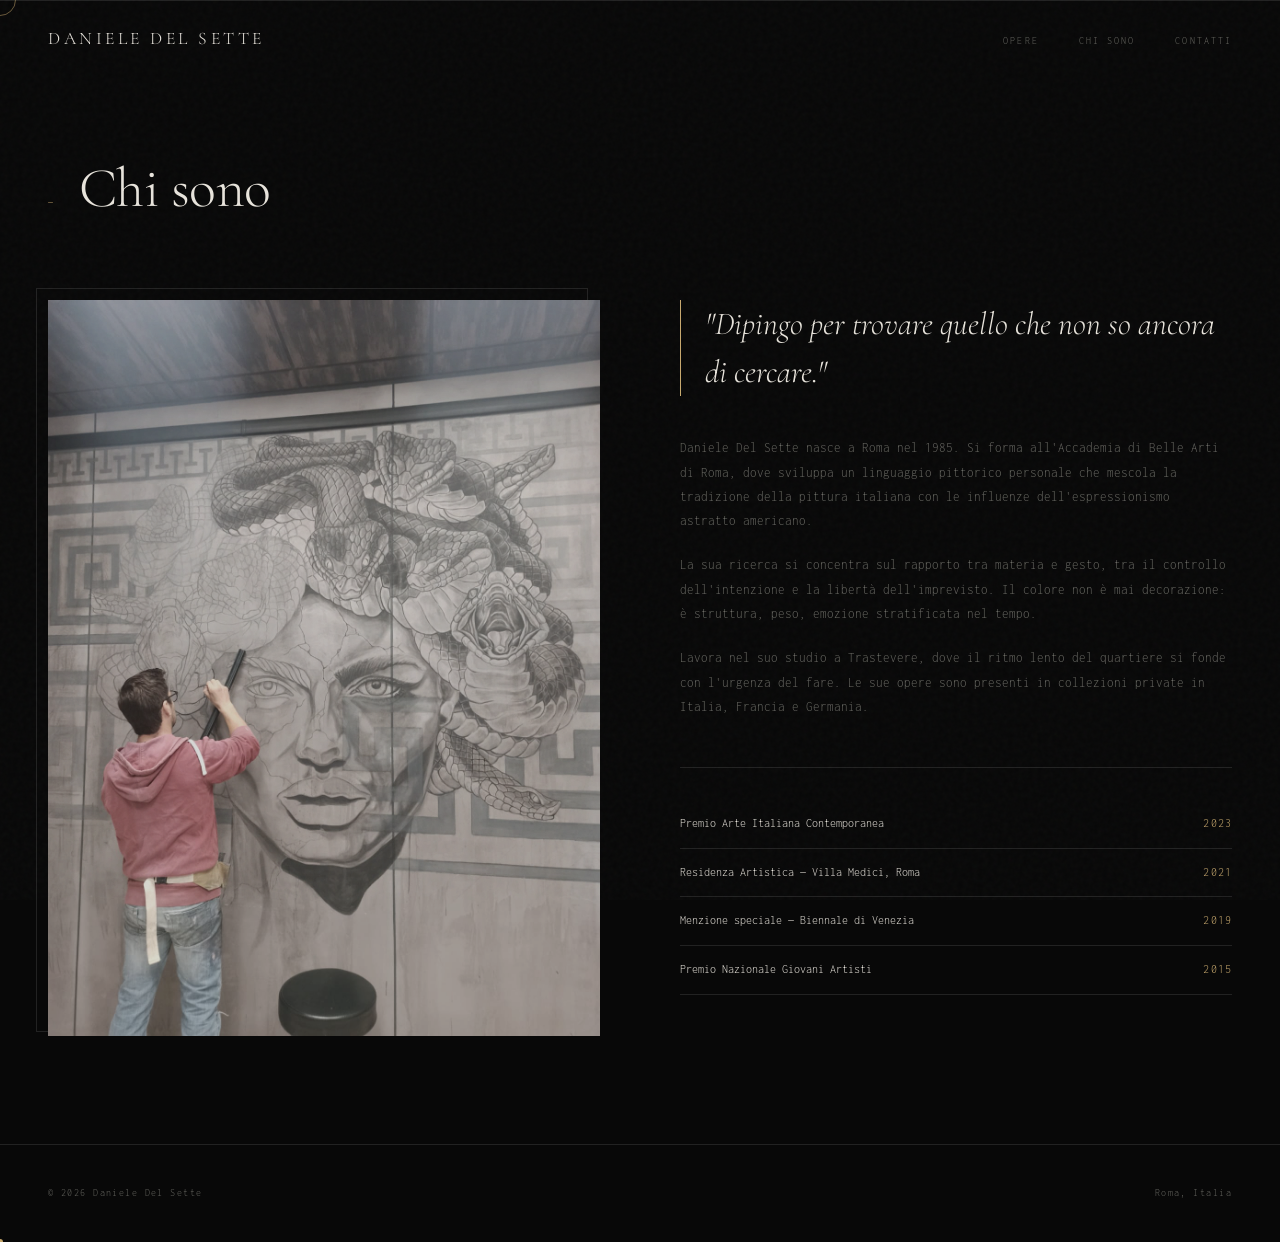
<file: chi-sono/index.html>
<!DOCTYPE html>
<html lang="it">
<head>
  <meta charset="UTF-8">
  <meta name="viewport" content="width=device-width, initial-scale=1.0">
  <title>Chi sono — Daniele Del Sette</title>
  <link rel="stylesheet" href="../shared.css">
  <link rel="stylesheet" href="style.css">
</head>
<body>

  <nav id="nav">
    <a class="nav-logo" href="../index.html">Daniele Del Sette</a>
    <ul class="nav-links">
      <li><a href="../opere/index.html">Opere</a></li>
      <li><a href="index.html">Chi sono</a></li>
      <li><a href="../contatti/index.html">Contatti</a></li>
    </ul>
  </nav>

  <section class="section page-section">
    <div class="section-header reveal">
      <span class="section-num">—</span>
      <h1 class="section-title">Chi sono</h1>
    </div>

    <div class="about-grid">

      <div class="about-image reveal">
        <!-- Sostituisci con una foto dell'artista -->
        <img src="../media\murales\TJLH2013.JPG" alt="Daniele Del Sette">
      </div>

      <div class="about-text">
        <blockquote class="about-quote reveal">
          "Dipingo per trovare quello che non so ancora di cercare."
        </blockquote>

        <div class="about-body reveal">
          <p>
            Daniele Del Sette nasce a Roma nel 1985. Si forma all'Accademia di Belle Arti
            di Roma, dove sviluppa un linguaggio pittorico personale che mescola la
            tradizione della pittura italiana con le influenze dell'espressionismo astratto
            americano.
          </p>
          <p>
            La sua ricerca si concentra sul rapporto tra materia e gesto, tra il controllo
            dell'intenzione e la libertà dell'imprevisto. Il colore non è mai decorazione:
            è struttura, peso, emozione stratificata nel tempo.
          </p>
          <p>
            Lavora nel suo studio a Trastevere, dove il ritmo lento del quartiere si
            fonde con l'urgenza del fare. Le sue opere sono presenti in collezioni
            private in Italia, Francia e Germania.
          </p>
        </div>

        <div class="about-awards reveal">
          <!-- Modifica con i premi reali dell'artista -->
          <div class="award-item">
            <span class="award-name">Premio Arte Italiana Contemporanea</span>
            <span class="award-year">2023</span>
          </div>
          <div class="award-item">
            <span class="award-name">Residenza Artistica — Villa Medici, Roma</span>
            <span class="award-year">2021</span>
          </div>
          <div class="award-item">
            <span class="award-name">Menzione speciale — Biennale di Venezia</span>
            <span class="award-year">2019</span>
          </div>
          <div class="award-item">
            <span class="award-name">Premio Nazionale Giovani Artisti</span>
            <span class="award-year">2015</span>
          </div>
        </div>
      </div>

    </div>
  </section>

  <footer>
    <span>© 2026 Daniele Del Sette</span>
    <span>Roma, Italia</span>
  </footer>

  <script src="../shared.js"></script>
  <script src="script.js"></script>
</body>
</html>
</file>
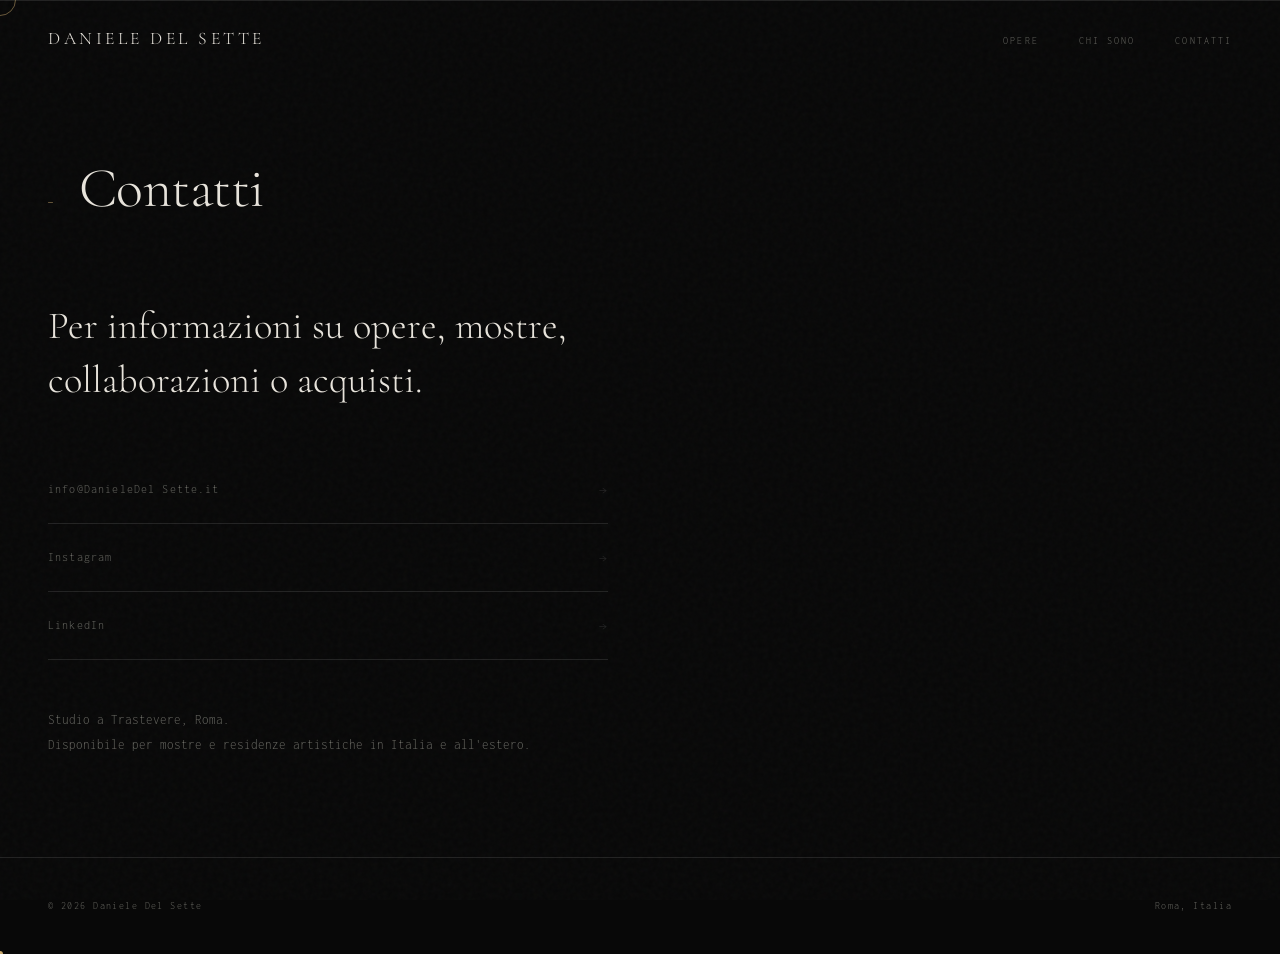
<file: contatti/index.html>
<!DOCTYPE html>
<html lang="it">
<head>
  <meta charset="UTF-8">
  <meta name="viewport" content="width=device-width, initial-scale=1.0">
  <title>Contatti — Daniele Del Sette</title>
  <link rel="stylesheet" href="../shared.css">
  <link rel="stylesheet" href="style.css">
</head>
<body>

  <nav id="nav">
    <a class="nav-logo" href="../home/">Daniele Del Sette</a>
    <ul class="nav-links">
      <li><a href="../opere/">Opere</a></li>
      <li><a href="../chi-sono/">Chi sono</a></li>
      <li><a href="../contatti/">Contatti</a></li>
    </ul>
  </nav>

  <section class="section page-section">
    <div class="section-header reveal">
      <span class="section-num">—</span>
      <h1 class="section-title">Contatti</h1>
    </div>

    <div class="contact-inner">
      <p class="contact-intro reveal">
        Per informazioni su opere, mostre,<br>
        collaborazioni o acquisti.
      </p>

      <div class="contact-links reveal">
        <!-- Sostituisci con i dati reali dell'artista -->
        <a class="contact-link" href="mailto:info@DanieleDel Sette.it">
          <span>info@DanieleDel Sette.it</span>
          <span class="arrow">→</span>
        </a>
        <a class="contact-link" href="https://instagram.com/" target="_blank">
          <span>Instagram</span>
          <span class="arrow">→</span>
        </a>
        <a class="contact-link" href="https://linkedin.com/" target="_blank">
          <span>LinkedIn</span>
          <span class="arrow">→</span>
        </a>
      </div>

      <p class="contact-note reveal">
        Studio a Trastevere, Roma.<br>
        Disponibile per mostre e residenze artistiche in Italia e all'estero.
      </p>
    </div>
  </section>

  <footer>
    <span>© 2026 Daniele Del Sette</span>
    <span>Roma, Italia</span>
  </footer>

  <script src="../shared.js"></script>
  <script src="script.js"></script>
</body>
</html>
</file>
<file: shared.css>
@import url('https://fonts.googleapis.com/css2?family=Cormorant+Garamond:ital,wght@0,300;0,400;1,300;1,400&family=Inconsolata:wght@300;400&display=swap');

*, *::before, *::after { box-sizing: border-box; margin: 0; padding: 0; }

:root {
  --bg:       #080808;
  --surface:  #111111;
  --surface2: #181818;
  --line:     #222222;
  --text:     #e8e4dc;
  --muted:    #666660;
  --accent:   #c8a96e;
  --accent2:  #8b6f3e;
}

html { scroll-behavior: smooth; }

body {
  background: var(--bg);
  color: var(--text);
  font-family: 'Inconsolata', monospace;
  font-weight: 300;
  line-height: 1.7;
  min-height: 100vh;
  -webkit-font-smoothing: antialiased;
  cursor: none;
}

/* ─── CURSORE CUSTOM ─── */
.cursor-dot {
  position: fixed;
  width: 6px;
  height: 6px;
  background: var(--accent);
  border-radius: 50%;
  pointer-events: none;
  z-index: 99999;
  transform: translate(-50%, -50%);
  transition: transform .1s ease, background .2s;
}

.cursor-ring {
  position: fixed;
  width: 32px;
  height: 32px;
  border: 1px solid var(--accent);
  border-radius: 50%;
  pointer-events: none;
  z-index: 99998;
  transform: translate(-50%, -50%);
  transition: width .35s ease, height .35s ease, border-color .2s, opacity .2s;
  opacity: 0.5;
}

.cursor-ring.hover {
  width: 56px;
  height: 56px;
  opacity: 1;
  border-color: var(--accent);
}

/* ─── NOISE OVERLAY ─── */
body::before {
  content: '';
  position: fixed;
  inset: 0;
  background-image: url("data:image/svg+xml,%3Csvg viewBox='0 0 200 200' xmlns='http://www.w3.org/2000/svg'%3E%3Cfilter id='n'%3E%3CfeTurbulence type='fractalNoise' baseFrequency='0.9' numOctaves='4' stitchTiles='stitch'/%3E%3C/filter%3E%3Crect width='100%25' height='100%25' filter='url(%23n)' opacity='1'/%3E%3C/svg%3E");
  opacity: 0.03;
  pointer-events: none;
  z-index: 9999;
}

/* ─── NAV ─── */
nav {
  position: fixed;
  top: 0; left: 0; right: 0;
  z-index: 100;
  display: flex;
  align-items: center;
  justify-content: space-between;
  padding: 24px 48px;
  border-bottom: 1px solid transparent;
  transition: border-color .4s, background .4s;
}
nav.scrolled {
  background: rgba(8,8,8,0.92);
  border-color: var(--line);
  backdrop-filter: blur(8px);
}

.nav-logo {
  font-family: 'Cormorant Garamond', serif;
  font-size: 1.1rem;
  font-weight: 300;
  letter-spacing: 0.2em;
  text-transform: uppercase;
  color: var(--text);
  text-decoration: none;
}

.nav-links {
  display: flex;
  gap: 40px;
  list-style: none;
}
.nav-links a {
  font-size: 0.65rem;
  letter-spacing: 0.2em;
  text-transform: uppercase;
  color: var(--muted);
  text-decoration: none;
  transition: color .2s;
  position: relative;
}
.nav-links a::after {
  content: '';
  position: absolute;
  bottom: -2px; left: 0;
  width: 0; height: 1px;
  background: var(--accent);
  transition: width .3s;
}
.nav-links a:hover { color: var(--accent); }
.nav-links a:hover::after { width: 100%; }

/* ─── LOGO ─── */
.nav-logo-img {
  height: 78px;
  width: auto;
  display: block;
  filter: invert(1) brightness(0.85);
  transition: opacity .2s;
}
.nav-logo-img:hover { opacity: 0.7; }

/* ─── SECTIONS ─── */
.section {
  padding: 100px 48px;
  border-top: 1px solid var(--line);
}

.section-header {
  display: flex;
  align-items: baseline;
  gap: 24px;
  margin-bottom: 64px;
}

.section-num {
  font-size: 0.6rem;
  letter-spacing: 0.2em;
  color: var(--accent);
}

.section-title {
  font-family: 'Cormorant Garamond', serif;
  font-size: clamp(2rem, 5vw, 3.5rem);
  font-weight: 300;
  letter-spacing: -0.01em;
  color: var(--text);
}

/* ─── GALLERY ─── */
.gallery-grid {
  columns: 3;
  column-gap: 12px;
}

.gallery-item {
  break-inside: avoid;
  margin-bottom: 12px;
  position: relative;
  overflow: hidden;
  background: var(--surface);
}

.gallery-item img {
  width: 100%;
  display: block;
  transition: transform .6s cubic-bezier(.25,.46,.45,.94), filter .4s;
  filter: brightness(0.9) saturate(0.8);
}
.gallery-item:hover img {
  transform: scale(1.04);
  filter: brightness(1) saturate(1);
}

.gallery-item-overlay {
  position: absolute;
  inset: 0;
  background: linear-gradient(to top, rgba(0,0,0,0.85) 0%, transparent 50%);
  opacity: 0;
  transition: opacity .4s;
  display: flex;
  flex-direction: column;
  justify-content: flex-end;
  padding: 20px;
}
.gallery-item:hover .gallery-item-overlay { opacity: 1; }

.gallery-item-title {
  font-family: 'Cormorant Garamond', serif;
  font-size: 1rem;
  font-weight: 300;
  color: var(--text);
  margin-bottom: 2px;
}
.gallery-item-meta {
  font-size: 0.62rem;
  letter-spacing: 0.1em;
  color: var(--accent);
}

/* ─── LIGHTBOX ─── */
.lightbox {
  position: fixed;
  inset: 0;
  z-index: 200;
  background: rgba(0,0,0,0.95);
  display: flex;
  align-items: center;
  justify-content: center;
  opacity: 0;
  pointer-events: none;
  transition: opacity .3s;
}
.lightbox.open { opacity: 1; pointer-events: all; }

.lightbox img {
  max-width: 85vw;
  max-height: 85vh;
  object-fit: contain;
  border: 1px solid var(--line);
}

.lightbox-close {
  position: absolute;
  top: 32px; right: 40px;
  font-size: 0.6rem;
  letter-spacing: 0.2em;
  text-transform: uppercase;
  color: var(--muted);
  transition: color .2s;
  background: none;
  border: none;
  cursor: none;
}
.lightbox-close:hover { color: var(--accent); }

.lightbox-info {
  position: absolute;
  bottom: 40px; left: 48px;
}
.lightbox-info h3 {
  font-family: 'Cormorant Garamond', serif;
  font-size: 1.4rem;
  font-weight: 300;
  color: var(--text);
  margin-bottom: 4px;
}
.lightbox-info p { font-size: 0.65rem; color: var(--muted); letter-spacing: 0.1em; }

.contact-links {
  display: flex;
  flex-direction: column;
  gap: 0;
  margin-bottom: 48px;
}

.contact-link {
  display: flex;
  align-items: center;
  justify-content: space-between;
  padding: 20px 0;
  border-bottom: 1px solid var(--line);
  text-decoration: none;
  color: var(--muted);
  font-size: 0.72rem;
  letter-spacing: 0.1em;
  transition: color .2s, padding-left .3s;
}
.contact-link:hover { color: var(--accent); padding-left: 8px; }
.contact-link .arrow { font-size: 1rem; color: var(--line); transition: color .2s; }
.contact-link:hover .arrow { color: var(--accent); }


/* ─── FOOTER ─── */
footer {
  padding: 40px 48px;
  border-top: 1px solid var(--line);
  display: flex;
  align-items: center;
  justify-content: space-between;
  font-size: 0.6rem;
  letter-spacing: 0.15em;
  color: var(--muted);
}

/* ─── ANIMATIONS ─── */
@keyframes fadeUp {
  from { opacity: 0; transform: translateY(20px); }
  to   { opacity: 1; transform: translateY(0); }
}

.reveal {
  opacity: 0;
  transform: translateY(24px);
  transition: opacity .8s ease, transform .8s ease;
}
.reveal.visible { opacity: 1; transform: none; }

/* ─── RESPONSIVE ─── */
@media (max-width: 900px) {
  nav { padding: 20px 28px; }
  .section { padding: 72px 28px; }
  .gallery-grid { columns: 2; }
  footer { padding: 32px 28px; }
}

@media (max-width: 600px) {
  .nav-links { display: none; }
  .section { padding: 56px 20px; }
  .gallery-grid { columns: 1; }
  footer { flex-direction: column; gap: 12px; text-align: center; }
}

@media print {
  * { animation: none !important; opacity: 1 !important; }
  body { background: white; color: black; cursor: auto; }
  nav, .lightbox, .cursor-dot, .cursor-ring { display: none; }
}

/* ─── LOGO ─── */
.nav-logo-img {
  height: 48px;
  width: auto;
  display: block;
  filter: invert(1) brightness(0.85);
  transition: opacity .2s;
}
.nav-logo-img:hover { opacity: 0.7; }

.footer-logo-img {
  height: 36px;
  width: auto;
  display: block;
  filter: invert(1) brightness(0.4);
}

/* ─── HAMBURGER MENU ─── */
.hamburger {
  display: none;
  flex-direction: column;
  justify-content: center;
  gap: 5px;
  background: none;
  border: none;
  cursor: none;
  padding: 4px;
  z-index: 101;
}
.hamburger span {
  display: block;
  width: 24px;
  height: 1px;
  background: var(--muted);
  transition: transform .3s ease, opacity .3s ease, background .2s;
}
.hamburger:hover span { background: var(--accent); }

/* Animazione → X */
.hamburger.open span:nth-child(1) { transform: translateY(6px) rotate(45deg); }
.hamburger.open span:nth-child(2) { opacity: 0; }
.hamburger.open span:nth-child(3) { transform: translateY(-6px) rotate(-45deg); }

/* Menu mobile a tutto schermo */
.mobile-menu {
  position: fixed;
  inset: 0;
  background: rgba(8,8,8,0.97);
  z-index: 99;
  display: flex;
  flex-direction: column;
  align-items: center;
  justify-content: center;
  gap: 40px;
  opacity: 0;
  pointer-events: none;
  transition: opacity .35s ease;
}
.mobile-menu.open {
  opacity: 1;
  pointer-events: all;
}
.mobile-menu a {
  font-family: 'Cormorant Garamond', serif;
  font-size: 2.4rem;
  font-weight: 300;
  letter-spacing: 0.05em;
  color: var(--muted);
  text-decoration: none;
  transition: color .2s;
}
.mobile-menu a:hover { color: var(--accent); }

@media (max-width: 600px) {
  .hamburger { display: flex; }
  .nav-links  { display: none; }
}
</file>
<file: chi-sono/style.css>
/* ─── PAGINA CHI SONO ─── */
.page-section {
  padding-top: 140px;
}

.about-grid {
  display: grid;
  grid-template-columns: 1fr 1fr;
  gap: 80px;
  align-items: start;
}

.about-image {
  position: relative;
}
.about-image img {
  width: 100%;
  aspect-ratio: 3/4;
  object-fit: cover;
  filter: grayscale(30%) brightness(0.85);
}
.about-image::before {
  content: '';
  position: absolute;
  top: -12px; left: -12px;
  right: 12px; bottom: 12px;
  border: 1px solid var(--line);
  z-index: -1;
}

.about-quote {
  font-family: 'Cormorant Garamond', serif;
  font-size: clamp(1.4rem, 3vw, 2rem);
  font-weight: 300;
  font-style: italic;
  color: var(--text);
  line-height: 1.5;
  margin-bottom: 40px;
  padding-left: 24px;
  border-left: 1px solid var(--accent);
}

.about-body {
  font-size: 0.8rem;
  color: var(--muted);
  line-height: 1.9;
}
.about-body p + p { margin-top: 20px; }

.about-awards {
  margin-top: 48px;
  border-top: 1px solid var(--line);
  padding-top: 32px;
}

.award-item {
  display: flex;
  justify-content: space-between;
  align-items: baseline;
  padding: 14px 0;
  border-bottom: 1px solid var(--line);
  font-size: 0.72rem;
}
.award-item .award-name { color: var(--text); }
.award-item .award-year { color: var(--accent); letter-spacing: 0.1em; }

@media (max-width: 900px) {
  .about-grid { grid-template-columns: 1fr; gap: 40px; }
}
</file>
<file: contatti/style.css>
/* ─── PAGINA CONTATTI ─── */
.page-section {
  padding-top: 140px;
}

.contact-inner {
  max-width: 560px;
}

.contact-intro {
  font-family: 'Cormorant Garamond', serif;
  font-size: clamp(1.6rem, 3vw, 2.4rem);
  font-weight: 300;
  color: var(--text);
  line-height: 1.4;
  margin-bottom: 48px;
}

.contact-note {
  font-size: 0.8rem;
  color: var(--muted);
  line-height: 1.9;
}
</file>
